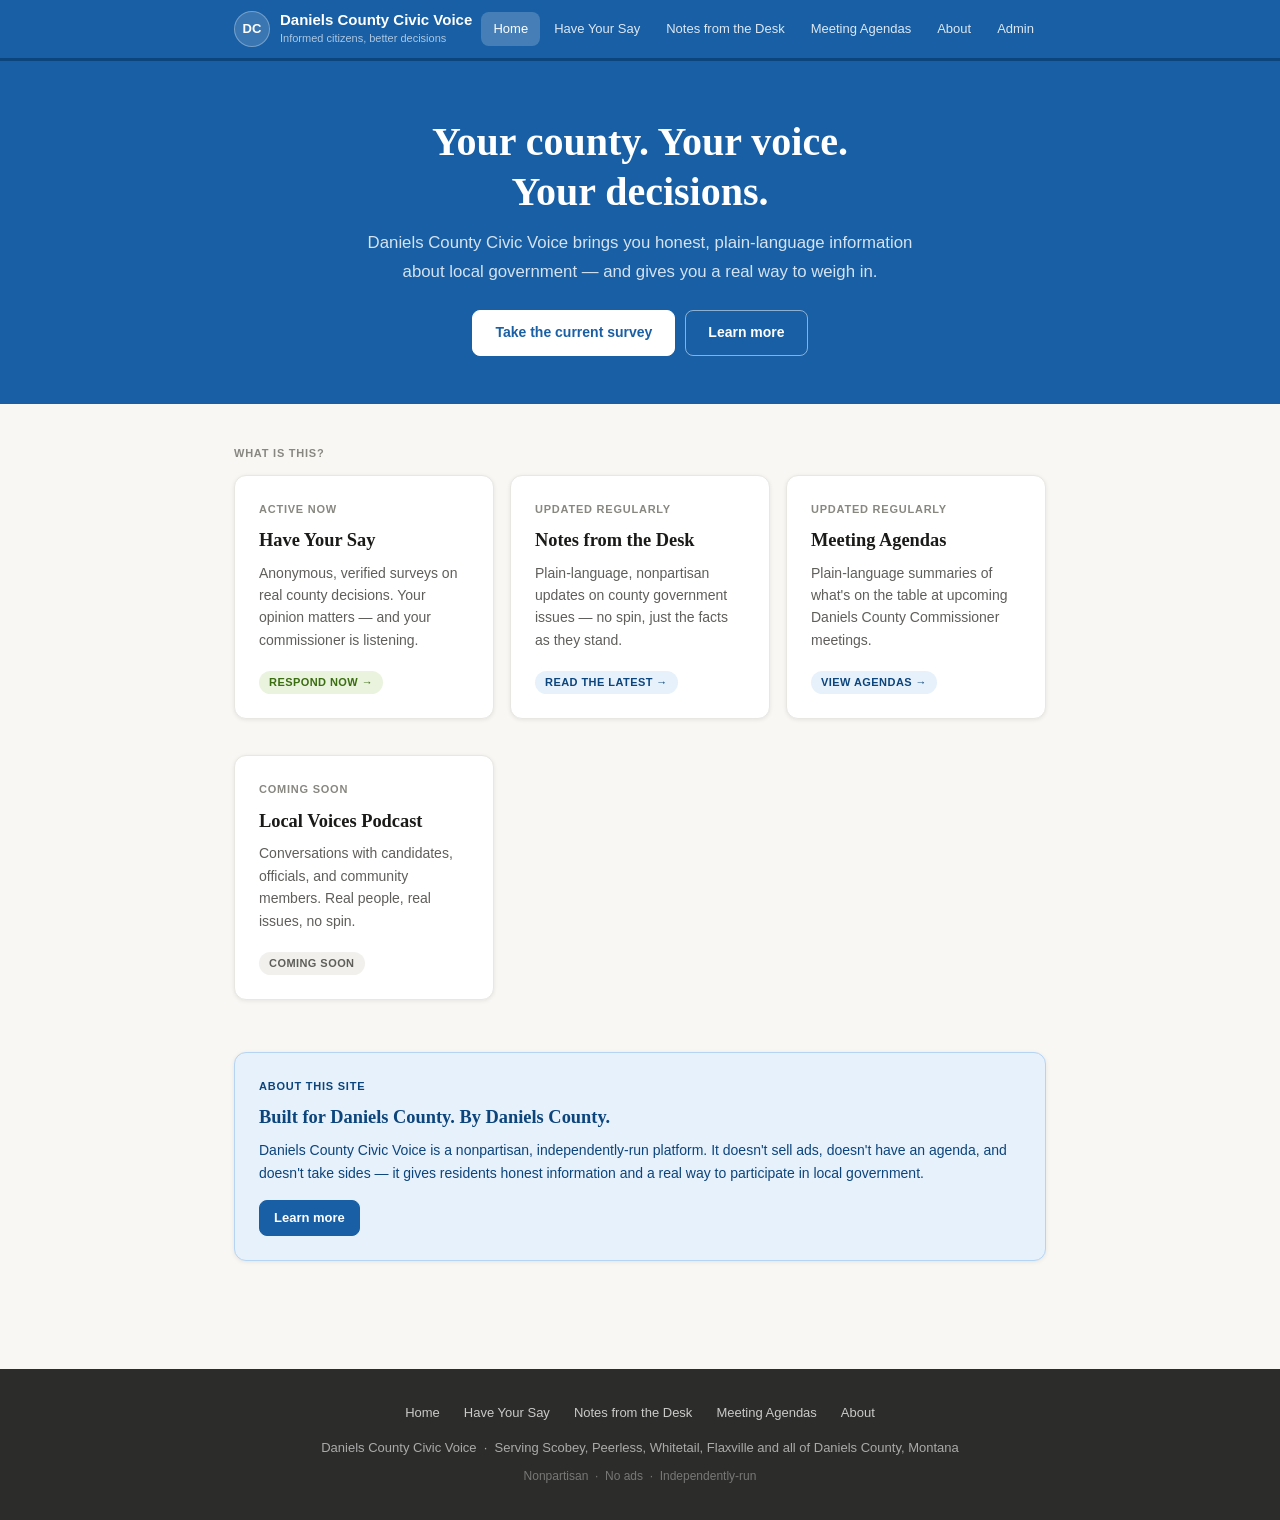
<file: index.html>
<!DOCTYPE html>
<html lang="en">
<head>
<meta charset="UTF-8">
<meta name="viewport" content="width=device-width, initial-scale=1.0">
<title>Daniels County Civic Voice</title>
<meta name="description" content="Informed citizens, better decisions. Your source for Daniels County government news, surveys, and local voices.">
<link rel="stylesheet" href="style.css">
</head>
<body>

<nav class="site-nav">
  <div class="nav-inner">
    <a href="index.html" class="nav-brand">
      <div class="nav-seal">DC</div>
      <div>
        <div class="nav-title">Daniels County Civic Voice</div>
        <div class="nav-sub">Informed citizens, better decisions</div>
      </div>
    </a>
    <button class="hamburger" onclick="toggleMenu()" aria-label="Menu">
      <span></span><span></span><span></span>
    </button>
    <ul class="nav-links" id="nav-links">
      <li><a href="index.html" class="active">Home</a></li>
      <li><a href="survey.html">Have Your Say</a></li>
      <li><a href="notes.html">Notes from the Desk</a></li>
      <li><a href="agendas.html">Meeting Agendas</a></li>
      <li><a href="about.html">About</a></li>
      <li><a href="admin.html">Admin</a></li>
    </ul>
  </div>
</nav>

<section class="hero">
  <div class="hero-inner">
    <h1>Your county. Your voice.<br>Your decisions.</h1>
    <p>Daniels County Civic Voice brings you honest, plain-language information about local government — and gives you a real way to weigh in.</p>
    <div class="hero-btns">
      <a href="survey.html" class="btn btn-white">Take the current survey</a>
      <a href="about.html" class="btn btn-outline">Learn more</a>
    </div>
  </div>
</section>

<div class="page">

  <div class="card-label" style="margin-bottom:0.75rem">What is this?</div>
  <div class="grid-3">
    <a href="survey.html" class="card" style="text-decoration:none;color:inherit;display:block">
      <div class="card-label">Active now</div>
      <h2>Have Your Say</h2>
      <p>Anonymous, verified surveys on real county decisions. Your opinion matters — and your commissioner is listening.</p>
      <div style="margin-top:1rem"><span class="badge badge-green">Respond now →</span></div>
    </a>
    <a href="notes.html" class="card" style="text-decoration:none;color:inherit;display:block">
      <div class="card-label">Updated regularly</div>
      <h2>Notes from the Desk</h2>
      <p>Plain-language, nonpartisan updates on county government issues — no spin, just the facts as they stand.</p>
      <div style="margin-top:1rem"><span class="badge badge-blue">Read the latest →</span></div>
    </a>
    <a href="agendas.html" class="card" style="text-decoration:none;color:inherit;display:block">
      <div class="card-label">Updated regularly</div>
      <h2>Meeting Agendas</h2>
      <p>Plain-language summaries of what's on the table at upcoming Daniels County Commissioner meetings.</p>
      <div style="margin-top:1rem"><span class="badge badge-blue">View agendas →</span></div>
    </a>
    <div class="card">
      <div class="card-label">Coming soon</div>
      <h2>Local Voices Podcast</h2>
      <p>Conversations with candidates, officials, and community members. Real people, real issues, no spin.</p>
      <div style="margin-top:1rem"><span class="badge badge-gray">Coming soon</span></div>
    </div>
  </div>

  <div class="card" style="background:var(--blue-light);border-color:var(--blue-mid)">
    <div class="card-label" style="color:var(--blue-dark)">About this site</div>
    <h2 style="color:var(--blue-dark);margin-bottom:0.5rem">Built for Daniels County. By Daniels County.</h2>
    <p style="color:var(--blue-dark)">Daniels County Civic Voice is a nonpartisan, independently-run platform. It doesn't sell ads, doesn't have an agenda, and doesn't take sides — it gives residents honest information and a real way to participate in local government.</p>
    <a href="about.html" class="btn btn-primary btn-sm" style="margin-top:1rem;display:inline-block">Learn more</a>
  </div>

</div>

<footer class="site-footer">
  <div class="footer-links">
    <a href="index.html">Home</a>
    <a href="survey.html">Have Your Say</a>
    <a href="notes.html">Notes from the Desk</a>
    <a href="agendas.html">Meeting Agendas</a>
    <a href="about.html">About</a>
  </div>
  <div>Daniels County Civic Voice &nbsp;·&nbsp; Serving Scobey, Peerless, Whitetail, Flaxville and all of Daniels County, Montana</div>
  <div style="margin-top:0.4rem;font-size:12px;opacity:0.6">Nonpartisan &nbsp;·&nbsp; No ads &nbsp;·&nbsp; Independently-run</div>
</footer>

<script>
function toggleMenu() { document.getElementById('nav-links').classList.toggle('open'); }
</script>
</body>
</html>
</file>
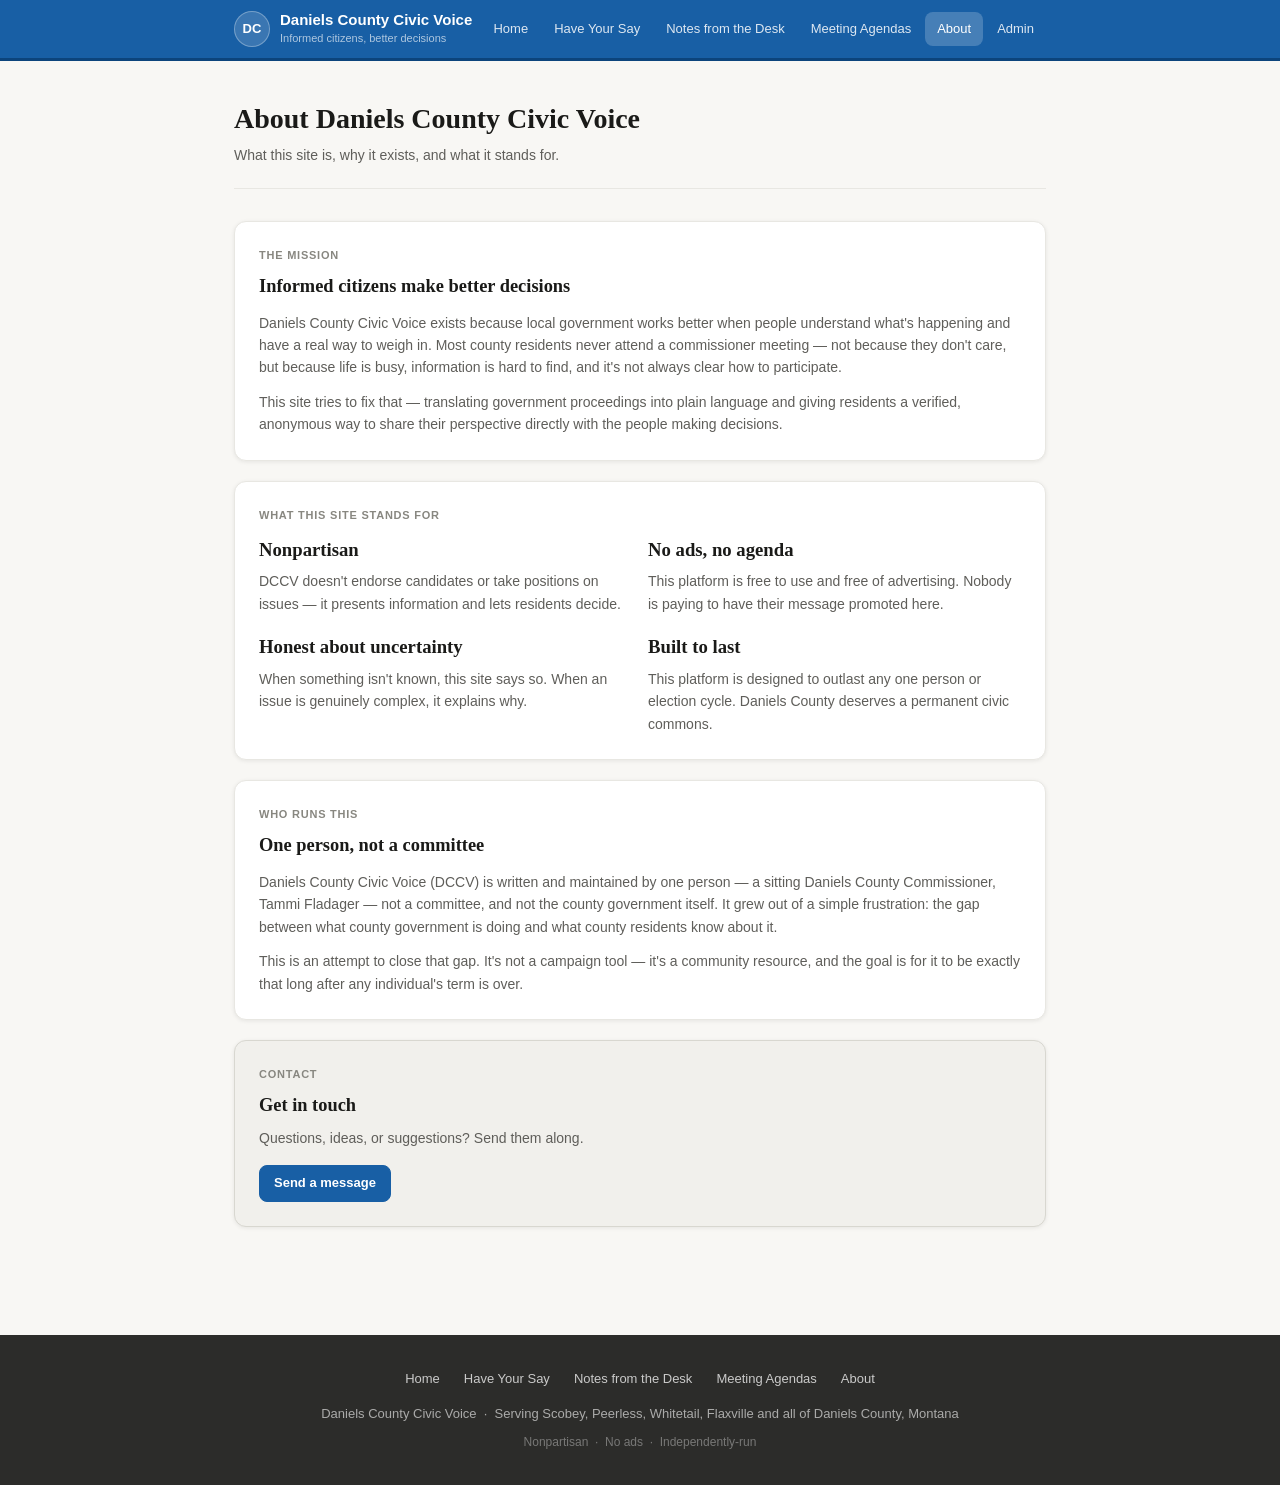
<file: about.html>
<!DOCTYPE html>
<html lang="en">
<head>
<meta charset="UTF-8">
<meta name="viewport" content="width=device-width, initial-scale=1.0">
<title>About — Daniels County Civic Voice</title>
<link rel="stylesheet" href="style.css">
</head>
<body>

<nav class="site-nav">
  <div class="nav-inner">
    <a href="index.html" class="nav-brand">
      <div class="nav-seal">DC</div>
      <div>
        <div class="nav-title">Daniels County Civic Voice</div>
        <div class="nav-sub">Informed citizens, better decisions</div>
      </div>
    </a>
    <button class="hamburger" onclick="toggleMenu()" aria-label="Menu">
      <span></span><span></span><span></span>
    </button>
    <ul class="nav-links" id="nav-links">
      <li><a href="index.html">Home</a></li>
      <li><a href="survey.html">Have Your Say</a></li>
      <li><a href="notes.html">Notes from the Desk</a></li>
      <li><a href="agendas.html">Meeting Agendas</a></li>
      <li><a href="about.html" class="active">About</a></li>
      <li><a href="admin.html">Admin</a></li>
    </ul>
  </div>
</nav>

<div class="page">
  <div class="page-title">About Daniels County Civic Voice</div>
  <div class="page-sub">What this site is, why it exists, and what it stands for.</div>

  <div class="card">
    <div class="card-label">The mission</div>
    <h2 style="margin-bottom:0.75rem">Informed citizens make better decisions</h2>
    <p style="margin-bottom:0.75rem">Daniels County Civic Voice exists because local government works better when people understand what's happening and have a real way to weigh in. Most county residents never attend a commissioner meeting — not because they don't care, but because life is busy, information is hard to find, and it's not always clear how to participate.</p>
    <p>This site tries to fix that — translating government proceedings into plain language and giving residents a verified, anonymous way to share their perspective directly with the people making decisions.</p>
  </div>

  <div class="card">
    <div class="card-label">What this site stands for</div>
    <div class="grid-2" style="margin-top:0.5rem;margin-bottom:0">
      <div>
        <h3 style="margin-bottom:0.3rem">Nonpartisan</h3>
        <p>DCCV doesn't endorse candidates or take positions on issues — it presents information and lets residents decide.</p>
      </div>
      <div>
        <h3 style="margin-bottom:0.3rem">No ads, no agenda</h3>
        <p>This platform is free to use and free of advertising. Nobody is paying to have their message promoted here.</p>
      </div>
      <div>
        <h3 style="margin-bottom:0.3rem">Honest about uncertainty</h3>
        <p>When something isn't known, this site says so. When an issue is genuinely complex, it explains why.</p>
      </div>
      <div>
        <h3 style="margin-bottom:0.3rem">Built to last</h3>
        <p>This platform is designed to outlast any one person or election cycle. Daniels County deserves a permanent civic commons.</p>
      </div>
    </div>
  </div>

  <div class="card">
    <div class="card-label">Who runs this</div>
    <h2 style="margin-bottom:0.75rem">One person, not a committee</h2>
    <p style="margin-bottom:0.75rem">Daniels County Civic Voice (DCCV) is written and maintained by one person — a sitting Daniels County Commissioner, Tammi Fladager — not a committee, and not the county government itself. It grew out of a simple frustration: the gap between what county government is doing and what county residents know about it.</p>
    <p>This is an attempt to close that gap. It's not a campaign tool — it's a community resource, and the goal is for it to be exactly that long after any individual's term is over.</p>
  </div>

  <div class="card" style="background:var(--gray-100);border-color:var(--border)">
    <div class="card-label">Contact</div>
    <h2 style="margin-bottom:0.5rem">Get in touch</h2>
    <p style="margin-bottom:1rem">Questions, ideas, or suggestions? Send them along.</p>
    <a href="mailto:danielscountycivicvoice@gmail.com" class="btn btn-primary btn-sm">Send a message</a>
  </div>
</div>

<footer class="site-footer">
  <div class="footer-links">
    <a href="index.html">Home</a>
    <a href="survey.html">Have Your Say</a>
    <a href="notes.html">Notes from the Desk</a>
    <a href="agendas.html">Meeting Agendas</a>
    <a href="about.html">About</a>
  </div>
  <div>Daniels County Civic Voice &nbsp;·&nbsp; Serving Scobey, Peerless, Whitetail, Flaxville and all of Daniels County, Montana</div>
  <div style="margin-top:0.4rem;font-size:12px;opacity:0.6">Nonpartisan &nbsp;·&nbsp; No ads &nbsp;·&nbsp; Independently-run</div>
</footer>

<script>function toggleMenu() { document.getElementById('nav-links').classList.toggle('open'); }</script>
</body>
</html>
</file>
<file: style.css>
/* Daniels County Civic Voice — Shared Styles */
*, *::before, *::after { box-sizing: border-box; margin: 0; padding: 0; }

:root {
  --blue:        #185FA5;
  --blue-dark:   #0C447C;
  --blue-light:  #E6F1FB;
  --blue-mid:    #B5D4F4;
  --green:       #3B6D11;
  --green-light: #EAF3DE;
  --amber:       #854F0B;
  --amber-light: #FAEEDA;
  --red:         #A32D2D;
  --red-light:   #FCEBEB;
  --gray-100:    #F1F0EC;
  --gray-600:    #5F5E5A;
  --gray-800:    #2C2C2A;
  --text:        #1a1a18;
  --text-muted:  #5F5E5A;
  --text-hint:   #888780;
  --bg:          #ffffff;
  --bg-surface:  #f8f7f4;
  --bg-surface2: #f0efe9;
  --border:      #d8d7d0;
  --border-light:#e8e7e2;
  --radius:      8px;
  --radius-lg:   12px;
  --shadow:      0 1px 4px rgba(0,0,0,0.08);
  --max-w:       860px;
}

body {
  font-family: 'Georgia', 'Times New Roman', serif;
  font-size: 16px;
  line-height: 1.7;
  color: var(--text);
  background: var(--bg-surface);
}

/* NAV */
.site-nav { background: var(--blue); border-bottom: 3px solid var(--blue-dark); position: sticky; top: 0; z-index: 100; }
.nav-inner { max-width: var(--max-w); margin: 0 auto; padding: 0 1.5rem; display: flex; align-items: center; justify-content: space-between; height: 58px; }
.nav-brand { display: flex; align-items: center; gap: 10px; text-decoration: none; }
.nav-seal { width: 36px; height: 36px; border-radius: 50%; background: rgba(255,255,255,0.15); border: 1.5px solid rgba(255,255,255,0.3); display: flex; align-items: center; justify-content: center; color: white; font-size: 13px; font-weight: bold; font-family: 'Arial', sans-serif; flex-shrink: 0; }
.nav-title { color: white; font-family: 'Arial', sans-serif; font-size: 15px; font-weight: bold; line-height: 1.2; }
.nav-sub { color: rgba(255,255,255,0.65); font-size: 11px; font-family: 'Arial', sans-serif; }
.nav-links { display: flex; gap: 2px; list-style: none; }
.nav-links a { color: rgba(255,255,255,0.85); text-decoration: none; font-family: 'Arial', sans-serif; font-size: 13px; padding: 6px 12px; border-radius: var(--radius); transition: background 0.15s; display: block; }
.nav-links a:hover { background: rgba(255,255,255,0.12); color: white; }
.nav-links a.active { background: rgba(255,255,255,0.2); color: white; }
.hamburger { display: none; flex-direction: column; gap: 4px; cursor: pointer; padding: 6px; background: none; border: none; }
.hamburger span { display: block; width: 22px; height: 2px; background: white; border-radius: 2px; }

/* HERO */
.hero { background: var(--blue); padding: 3.5rem 1.5rem 3rem; text-align: center; }
.hero-inner { max-width: var(--max-w); margin: 0 auto; }
.hero h1 { color: white; font-size: clamp(1.75rem, 4vw, 2.5rem); font-weight: bold; line-height: 1.25; margin-bottom: 0.75rem; }
.hero p { color: rgba(255,255,255,0.82); font-size: 1.05rem; max-width: 560px; margin: 0 auto 1.5rem; font-family: 'Arial', sans-serif; }
.hero-btns { display: flex; gap: 10px; justify-content: center; flex-wrap: wrap; }

/* BUTTONS */
.btn { display: inline-block; padding: 10px 22px; font-size: 14px; font-family: 'Arial', sans-serif; border-radius: var(--radius); cursor: pointer; border: 1.5px solid transparent; text-decoration: none; transition: background 0.15s, transform 0.08s; font-weight: bold; }
.btn:active { transform: scale(0.98); }
.btn-white { background: white; color: var(--blue); border-color: white; }
.btn-white:hover { background: var(--blue-light); }
.btn-outline { background: transparent; color: white; border-color: rgba(255,255,255,0.5); }
.btn-outline:hover { background: rgba(255,255,255,0.12); }
.btn-primary { background: var(--blue); color: white; border-color: var(--blue); }
.btn-primary:hover { background: var(--blue-dark); }
.btn-success { background: var(--green); color: white; border-color: var(--green); }
.btn-success:hover { background: #2d5409; }
.btn-sm { padding: 6px 14px; font-size: 13px; }
.btn-row { display: flex; gap: 8px; align-items: center; flex-wrap: wrap; }

/* PAGE */
.page { max-width: var(--max-w); margin: 0 auto; padding: 2.5rem 1.5rem; }
.page-title { font-size: 1.75rem; font-weight: bold; margin-bottom: 0.4rem; line-height: 1.3; }
.page-sub { font-family: 'Arial', sans-serif; font-size: 14px; color: var(--text-muted); margin-bottom: 2rem; padding-bottom: 1.25rem; border-bottom: 1px solid var(--border-light); }

/* CARDS */
.card { background: var(--bg); border: 1px solid var(--border-light); border-radius: var(--radius-lg); padding: 1.5rem; margin-bottom: 1.25rem; box-shadow: var(--shadow); }
.card-label { font-family: 'Arial', sans-serif; font-size: 11px; font-weight: bold; text-transform: uppercase; letter-spacing: 0.07em; color: var(--text-hint); margin-bottom: 0.6rem; }
.card h2 { font-size: 1.15rem; margin-bottom: 0.5rem; line-height: 1.4; }
.card p { font-family: 'Arial', sans-serif; font-size: 14px; color: var(--text-muted); line-height: 1.6; }

/* GRID */
.grid-3 { display: grid; grid-template-columns: repeat(3, 1fr); gap: 1rem; margin-bottom: 2rem; }
.grid-2 { display: grid; grid-template-columns: repeat(2, 1fr); gap: 1rem; margin-bottom: 2rem; }

/* BADGES */
.badge { display: inline-block; padding: 2px 10px; border-radius: 20px; font-size: 11px; font-family: 'Arial', sans-serif; font-weight: bold; text-transform: uppercase; letter-spacing: 0.04em; }
.badge-blue   { background: var(--blue-light); color: var(--blue-dark); }
.badge-green  { background: var(--green-light); color: var(--green); }
.badge-amber  { background: var(--amber-light); color: var(--amber); }
.badge-gray   { background: var(--gray-100); color: var(--gray-600); }
.badge-open   { background: var(--green-light); color: var(--green); }
.badge-draft  { background: var(--amber-light); color: var(--amber); }
.badge-closed { background: var(--gray-100); color: var(--gray-600); }

/* ALERTS */
.alert { padding: 12px 16px; border-radius: var(--radius); font-family: 'Arial', sans-serif; font-size: 14px; line-height: 1.6; margin-bottom: 1.25rem; }
.alert-info    { background: var(--blue-light); color: var(--blue-dark); border-left: 3px solid var(--blue); }
.alert-success { background: var(--green-light); color: var(--green); border-left: 3px solid var(--green); }
.alert-warn    { background: var(--amber-light); color: var(--amber); border-left: 3px solid var(--amber); }

/* FORMS */
label { font-family: 'Arial', sans-serif; font-size: 13px; color: var(--text-muted); display: block; margin-bottom: 5px; }
input[type=text], input[type=password], textarea, select { width: 100%; padding: 9px 12px; font-size: 14px; font-family: 'Arial', sans-serif; border: 1px solid var(--border); border-radius: var(--radius); background: var(--bg-surface); color: var(--text); outline: none; transition: border-color 0.15s; }
input:focus, textarea:focus, select:focus { border-color: var(--blue); }
textarea { resize: vertical; min-height: 70px; line-height: 1.5; }
.field { margin-bottom: 1rem; }

/* DIVIDER */
hr { border: none; border-top: 1px solid var(--border-light); margin: 1.5rem 0; }

/* FOOTER */
.site-footer { background: var(--gray-800); color: rgba(255,255,255,0.6); text-align: center; padding: 2rem 1.5rem; font-family: 'Arial', sans-serif; font-size: 13px; line-height: 1.8; margin-top: 3rem; }
.site-footer a { color: rgba(255,255,255,0.75); text-decoration: none; }
.site-footer a:hover { color: white; }
.footer-links { display: flex; gap: 1.5rem; justify-content: center; flex-wrap: wrap; margin-bottom: 0.75rem; }

/* LOADING */
.loading { text-align: center; padding: 3rem; font-family: 'Arial', sans-serif; color: var(--text-muted); }
.spinner { display: inline-block; width: 20px; height: 20px; border: 2px solid var(--blue-mid); border-top-color: var(--blue); border-radius: 50%; animation: spin 0.6s linear infinite; margin-bottom: 0.5rem; }
@keyframes spin { to { transform: rotate(360deg); } }

/* RESPONSIVE */
@media (max-width: 640px) {
  .nav-links { display: none; flex-direction: column; position: absolute; top: 58px; left: 0; right: 0; background: var(--blue-dark); padding: 0.5rem; }
  .nav-links.open { display: flex; }
  .nav-links a { padding: 10px 16px; }
  .hamburger { display: flex; }
  .grid-3, .grid-2 { grid-template-columns: 1fr; }
  .hero { padding: 2.5rem 1rem 2rem; }
  .page { padding: 1.5rem 1rem; }
}
</file>
